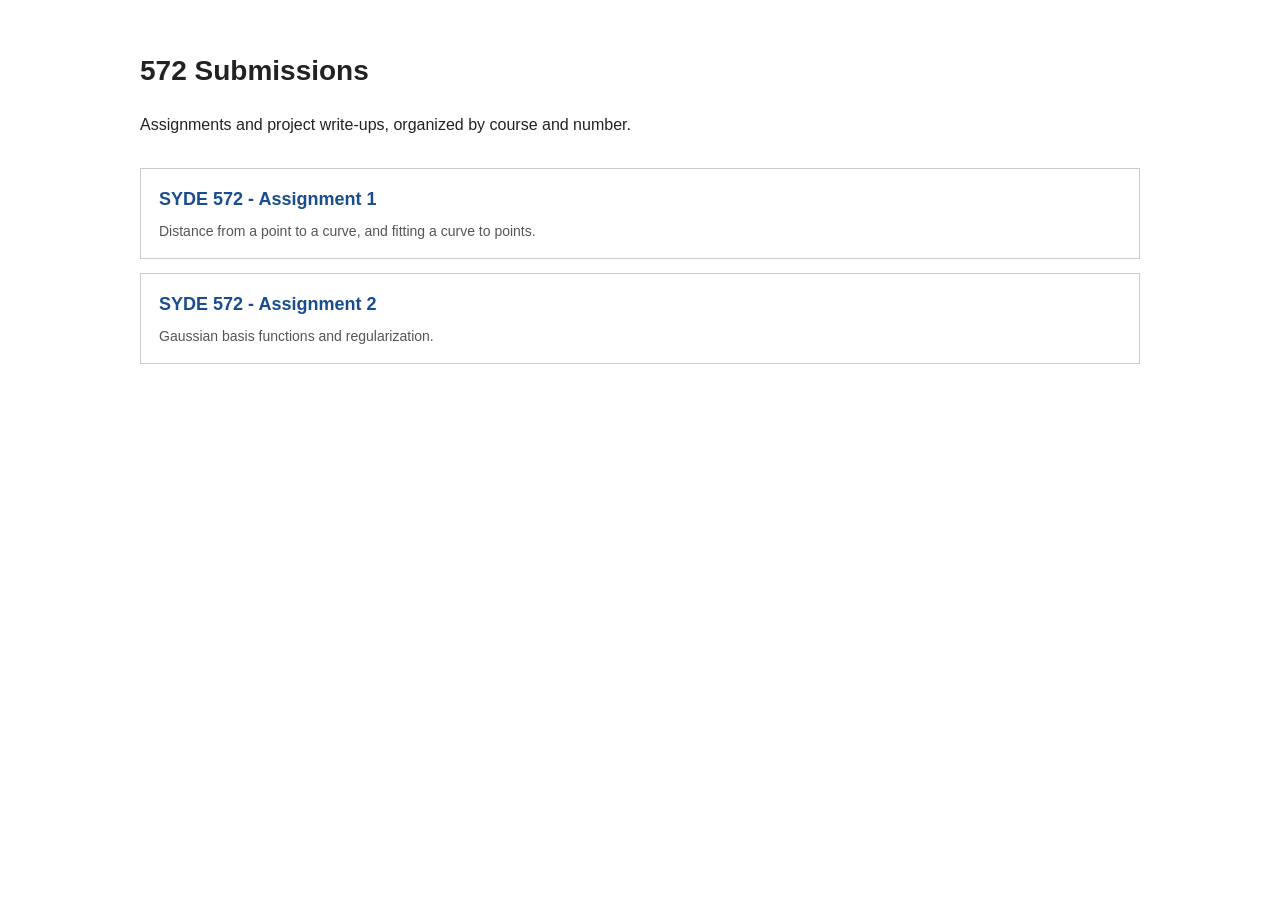
<file: index.html>
<!DOCTYPE html>
<html lang="en">
<head>
<meta charset="UTF-8">
<meta name="viewport" content="width=device-width, initial-scale=1">
<title>Victoria - 572 Work</title>
<link rel="stylesheet" href="style.css">
</head>
<body>

<h1>572 Submissions</h1>
<p>Assignments and project write-ups, organized by course and number.</p>

<ul class="assignment-list">
  <li>
    <a href="1/index.html">SYDE 572 - Assignment 1</a>
    <p>Distance from a point to a curve, and fitting a curve to points.</p>
  </li>
    <li>
    <a href="2/index.html">SYDE 572 - Assignment 2</a>
    <p>Gaussian basis functions and regularization.</p>
  </li>
</ul>

</body>
</html>
</file>
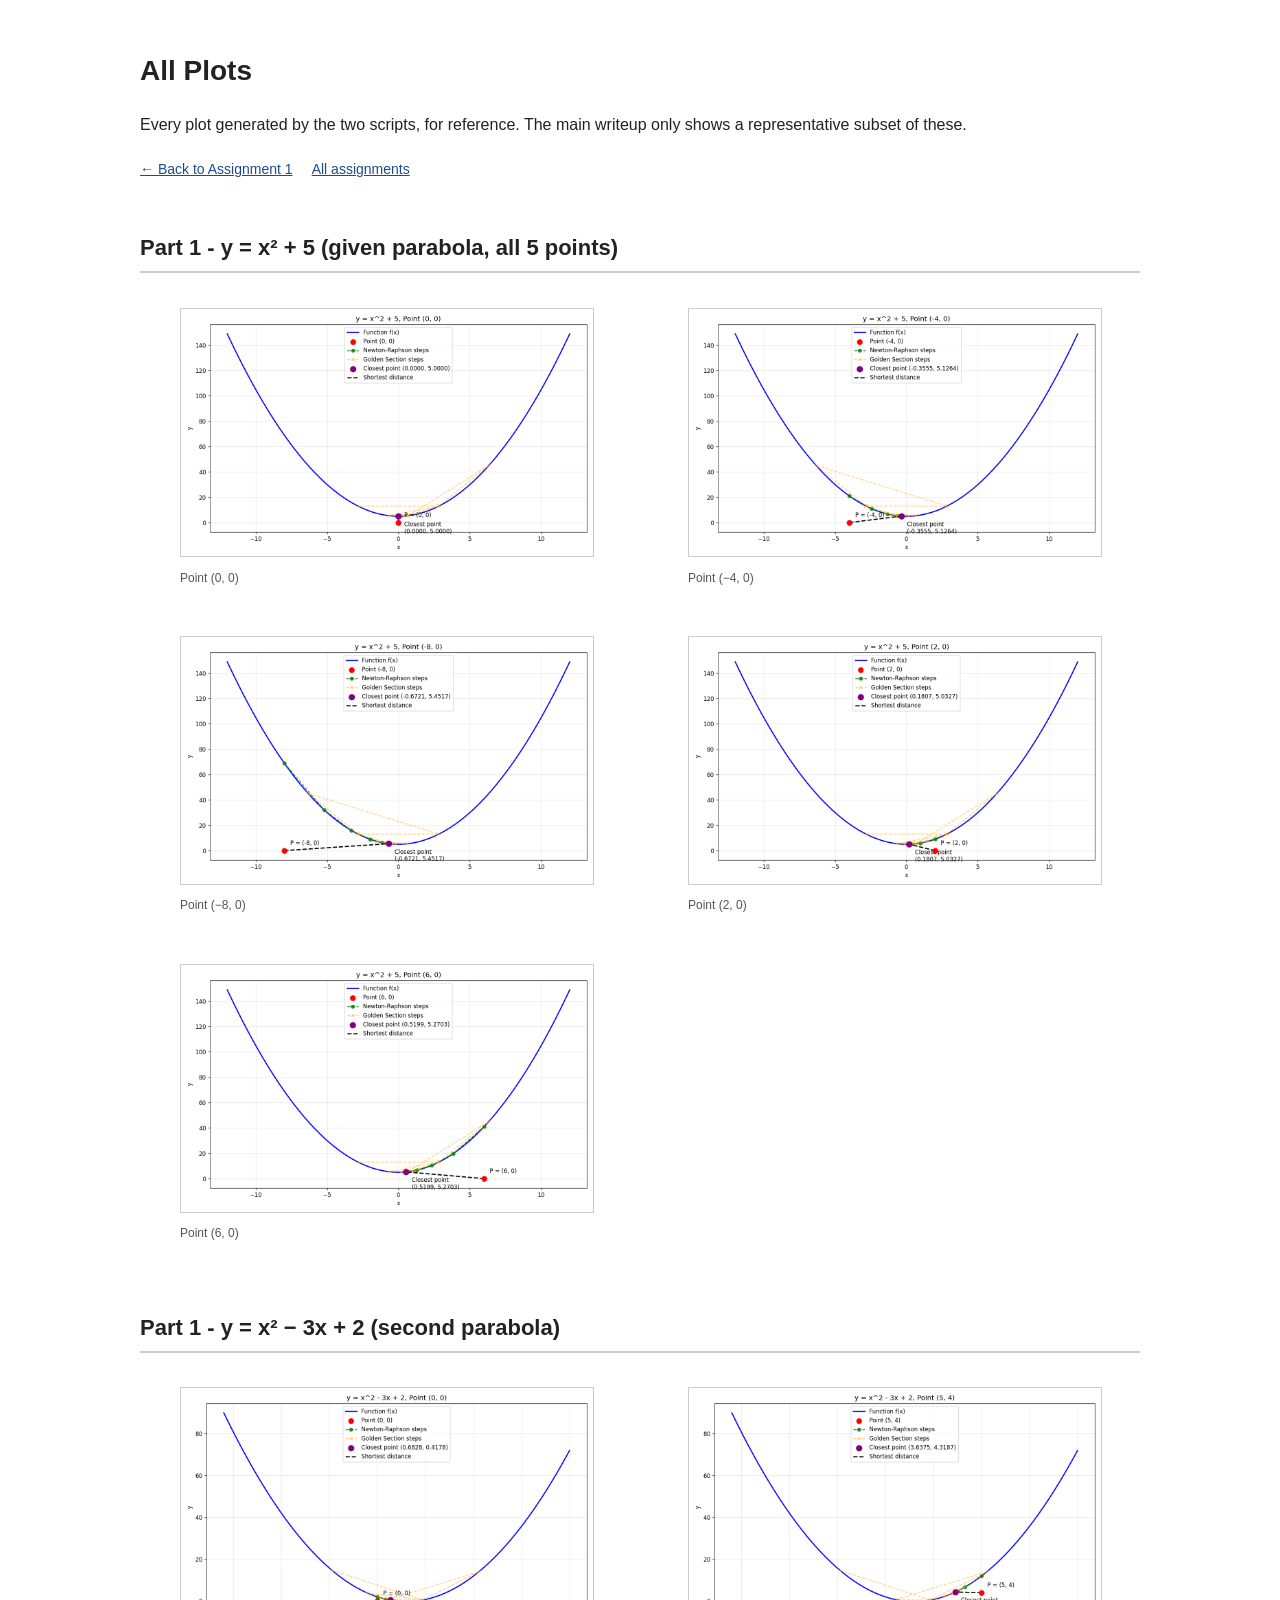
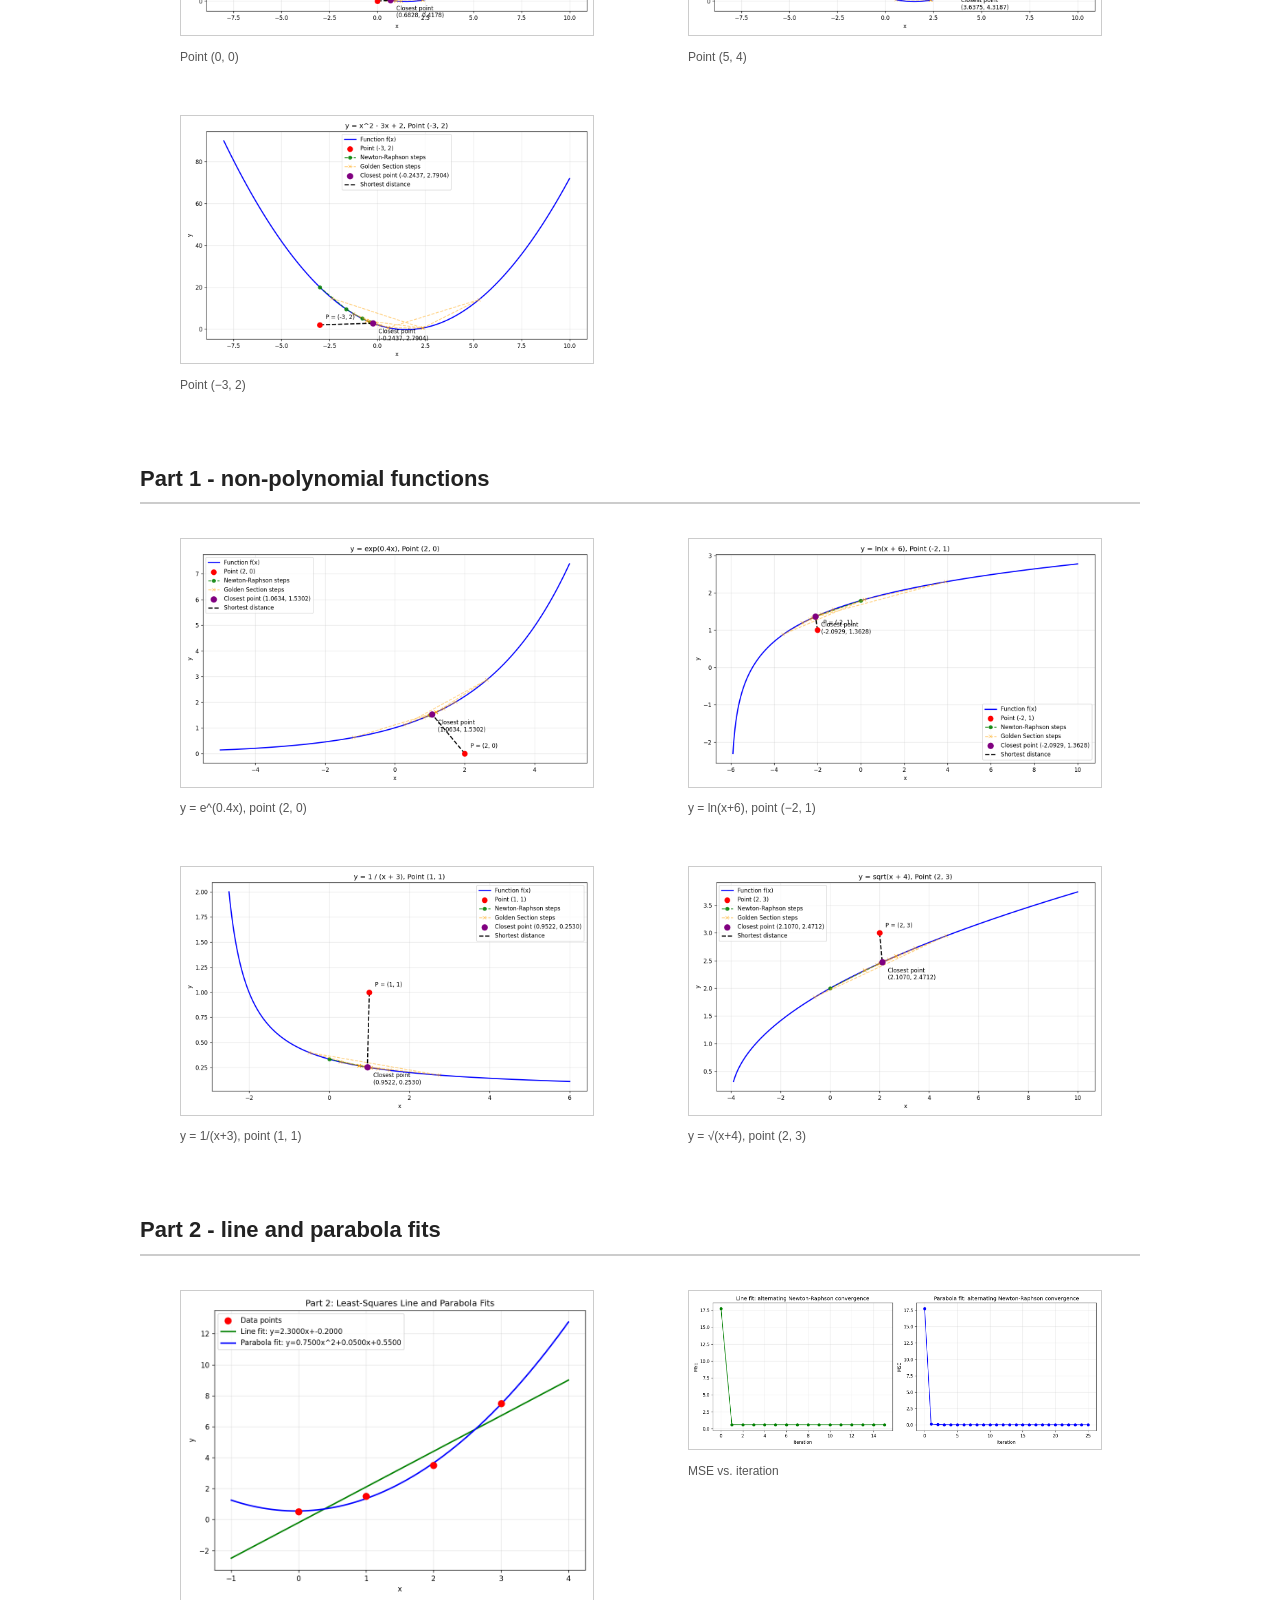
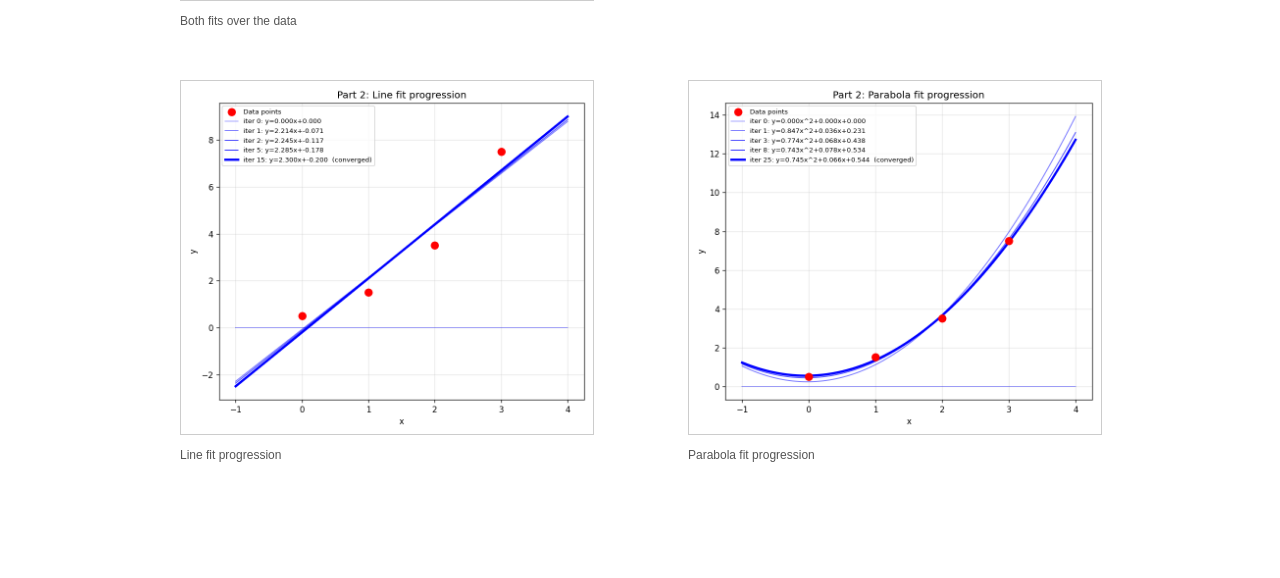
<file: 1/all-plots.html>
<!DOCTYPE html>
<html lang="en">
<head>
<meta charset="UTF-8">
<meta name="viewport" content="width=device-width, initial-scale=1">
<title>SYDE 572 - Assignment 1 - All Plots</title>
<link rel="stylesheet" href="../style.css">
</head>
<body>

<h1>All Plots</h1>
<p>Every plot generated by the two scripts, for reference. The main writeup only shows a representative subset of these.</p>

<nav>
  <a href="index.html">← Back to Assignment 1</a>
  <a href="../index.html">All assignments</a>
</nav>

<h2>Part 1 - y = x² + 5 (given parabola, all 5 points)</h2>
<div class="gallery">
  <figure>
    <img src="media/plot_y_=_x2_+_5_Point_0_0.png" alt="Point (0,0) on y=x^2+5">
    <figcaption>Point (0, 0)</figcaption>
  </figure>
  <figure>
    <img src="media/plot_y_=_x2_+_5_Point_-4_0.png" alt="Point (-4,0) on y=x^2+5">
    <figcaption>Point (−4, 0)</figcaption>
  </figure>
  <figure>
    <img src="media/plot_y_=_x2_+_5_Point_-8_0.png" alt="Point (-8,0) on y=x^2+5">
    <figcaption>Point (−8, 0)</figcaption>
  </figure>
  <figure>
    <img src="media/plot_y_=_x2_+_5_Point_2_0.png" alt="Point (2,0) on y=x^2+5">
    <figcaption>Point (2, 0)</figcaption>
  </figure>
  <figure>
    <img src="media/plot_y_=_x2_+_5_Point_6_0.png" alt="Point (6,0) on y=x^2+5">
    <figcaption>Point (6, 0)</figcaption>
  </figure>
</div>

<h2>Part 1 - y = x² − 3x + 2 (second parabola)</h2>
<div class="gallery">
  <figure>
    <img src="media/plot_y_=_x2_-_3x_+_2_Point_0_0.png" alt="Point (0,0) on y=x^2-3x+2">
    <figcaption>Point (0, 0)</figcaption>
  </figure>
  <figure>
    <img src="media/plot_y_=_x2_-_3x_+_2_Point_5_4.png" alt="Point (5,4) on y=x^2-3x+2">
    <figcaption>Point (5, 4)</figcaption>
  </figure>
  <figure>
    <img src="media/plot_y_=_x2_-_3x_+_2_Point_-3_2.png" alt="Point (-3,2) on y=x^2-3x+2">
    <figcaption>Point (−3, 2)</figcaption>
  </figure>
</div>

<h2>Part 1 - non-polynomial functions</h2>
<div class="gallery">
  <figure>
    <img src="media/plot_y_=_exp0.4x_Point_2_0.png" alt="Exponential function example">
    <figcaption>y = e^(0.4x), point (2, 0)</figcaption>
  </figure>
  <figure>
    <img src="media/plot_y_=_lnx_+_6_Point_-2_1.png" alt="Logarithmic function example">
    <figcaption>y = ln(x+6), point (−2, 1)</figcaption>
  </figure>
  <figure>
    <img src="media/plot_y_=_1_-_x_+_3_Point_1_1.png" alt="Rational function example">
    <figcaption>y = 1/(x+3), point (1, 1)</figcaption>
  </figure>
  <figure>
    <img src="media/plot_y_=_sqrtx_+_4_Point_2_3.png" alt="Radical function example">
    <figcaption>y = √(x+4), point (2, 3)</figcaption>
  </figure>
</div>

<h2>Part 2 - line and parabola fits</h2>
<div class="gallery">
  <figure>
    <img src="media/plot_part2_fits.png" alt="Line and parabola fits over the data">
    <figcaption>Both fits over the data</figcaption>
  </figure>
  <figure>
    <img src="media/plot_part2_convergence.png" alt="MSE convergence for both fits">
    <figcaption>MSE vs. iteration</figcaption>
  </figure>
  <figure>
    <img src="media/plot_Part_2_Line_fit_progression.png" alt="Line fit progression over iterations">
    <figcaption>Line fit progression</figcaption>
  </figure>
  <figure>
    <img src="media/plot_Part_2_Parabola_fit_progression.png" alt="Parabola fit progression over iterations">
    <figcaption>Parabola fit progression</figcaption>
  </figure>
</div>

</body>
</html>
</file>
<file: style.css>
body {
  max-width: 1000px;
  margin: 0 auto;
  padding: 30px 20px 80px;
  font-family: Verdana, sans-serif;
  line-height: 1.6;
  color: #222;
}
h1 { font-size: 28px; }
h2 {
  font-size: 22px;
  margin-top: 50px;
  border-bottom: 2px solid #ccc;
  padding-bottom: 6px;
}
h3 { font-size: 18px; margin-top: 28px; }
nav {
  margin: 20px 0 40px;
  font-family: Arial, sans-serif;
  font-size: 14px;
}
nav a { margin-right: 16px; }
a { color: #1a4d8f; }
embed.pdf {
  width: 100%;
  height: 700px;
  border: 1px solid #ccc;
  margin: 12px 0 4px;
}
.pdf-fallback {
  font-family: Arial, sans-serif;
  font-size: 13px;
  color: #555;
  margin: 0 0 20px;
}
pre {
  background: #f4f4f4;
  border: 1px solid #ddd;
  padding: 14px;
  overflow-x: auto;
  font-size: 13px;
}
code { font-family: Consolas, Monaco, monospace; }
.gallery {
  display: grid;
  grid-template-columns: 1fr 1fr;
  gap: 16px;
  margin: 16px 0;
}
.gallery img {
  width: 100%;
  border: 1px solid #ccc;
}
.gallery figcaption {
  font-family: Arial, sans-serif;
  font-size: 12px;
  color: #555;
  margin-top: 4px;
}

/* -------- assignment list on the root page -------- */
.assignment-list {
  list-style: none;
  padding: 0;
  margin: 30px 0;
}
.assignment-list li {
  border: 1px solid #ccc;
  padding: 16px 18px;
  margin-bottom: 14px;
}
.assignment-list a {
  font-size: 18px;
  font-weight: bold;
  text-decoration: none;
}
.assignment-list a:hover { text-decoration: underline; }
.assignment-list p {
  font-family: Arial, sans-serif;
  font-size: 14px;
  color: #555;
  margin: 6px 0 0;
}

@media (max-width: 600px) {
  .gallery { grid-template-columns: 1fr; }
  embed.pdf { height: 500px; }
}

table {
  width: 100%;
  border-collapse: collapse;
  margin: 20px 0;
  font-size: 14px;
}

th, td {
  padding: 8px 10px;
  text-align: center;
  border-bottom: 1px solid #ddd;
}

th {
  background: #f4f4f4;
  font-weight: bold;
}

tr:nth-child(even) {
  background: #fafafa;
}

td:first-child {
  text-align: left;
}
</file>
